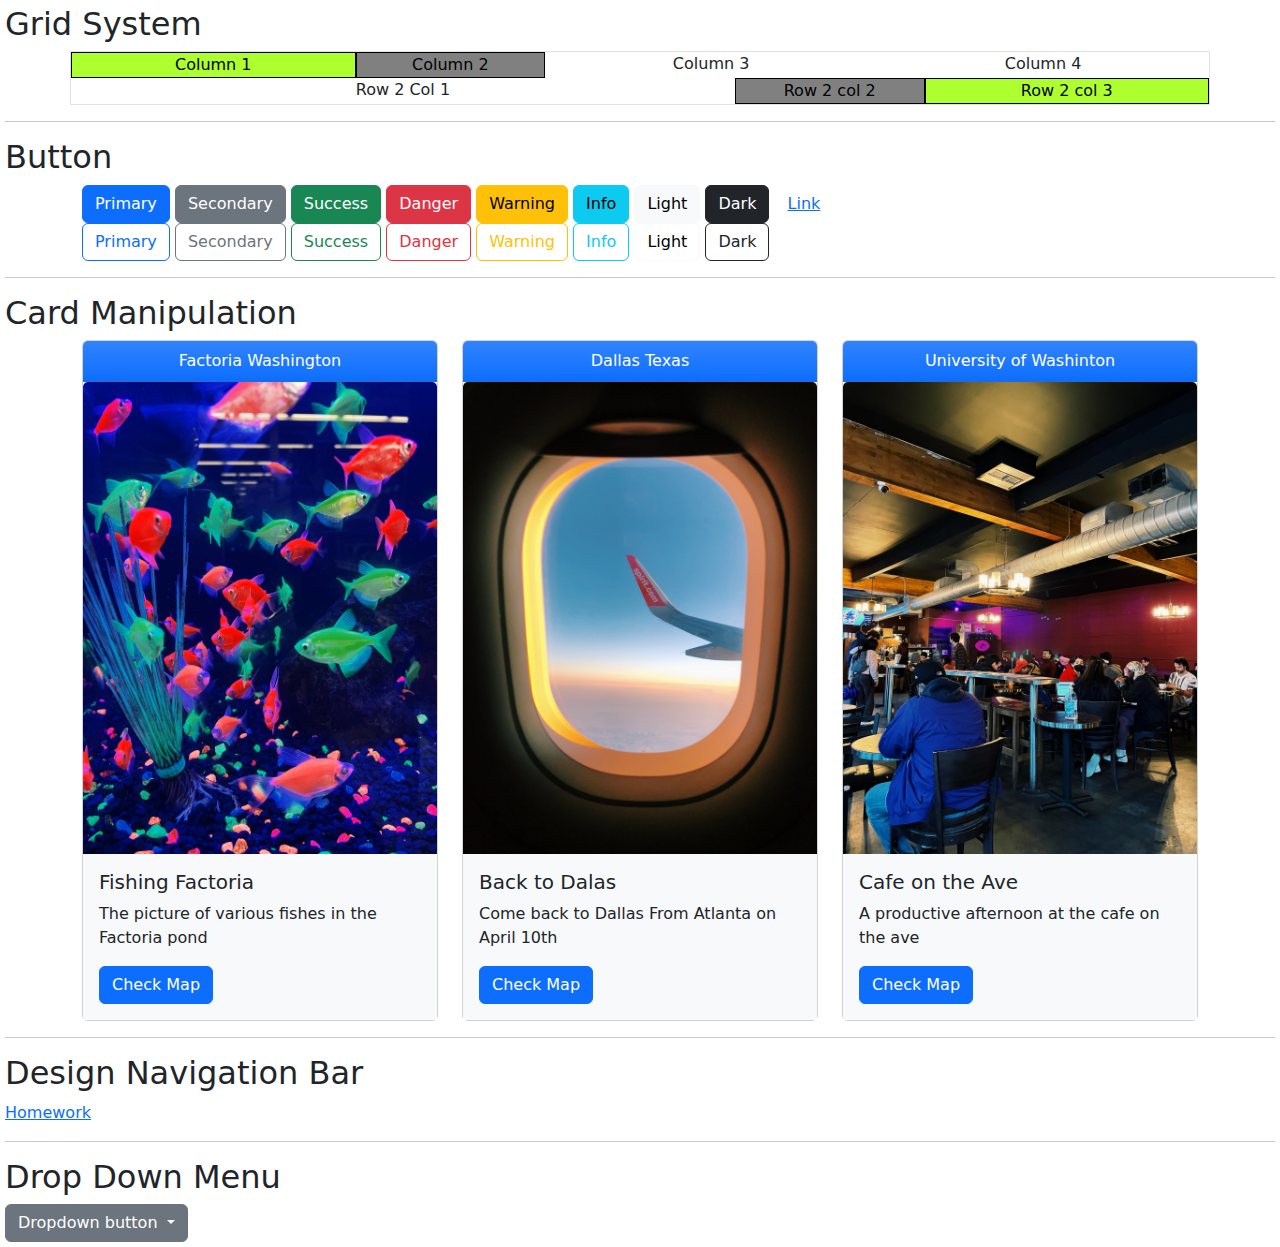
<file: Bootstrap/index.html>
<!DOCTYPE html>
<html lang="en">
<head>
    <meta charset="UTF-8">
    <meta http-equiv="X-UA-Compatible" content="IE=edge">
    <meta name="viewport" content="width=device-width, initial-scale=1.0">
    <title>Document</title>
    <link rel="stylesheet" href="css/bootstrap.css">
    <link rel="stylesheet" href="style.css">
    <script src="./js/bootstrap.bundle.min.js"></script>
</head>
<body>
    <h2>Grid System</h2>
    <div class="container-md border text-center">
        <div class="row">
            <div class="col-3">
                Column 1
            </div>
            <div class="col-2">
                Column 2
            </div>
            <div class="col">
                Column 3
            </div>
            <div class="col">
                Column 4
            </div>
        </div>
        <div class="row">
            <div class="col">
                Row 2 Col 1
            </div>
            <div class="col-2">
                Row 2 col 2
            </div>
            <div = class="col-3">
                Row 2 col 3
            </div>
        </div>
    </div>
    <hr>
    <h2>Button</h2>
    <div class="container">
        <button type="button" class="btn btn-primary">Primary</button>
        <button type="button" class="btn btn-secondary">Secondary</button>
        <button type="button" class="btn btn-success">Success</button>
        <button type="button" class="btn btn-danger">Danger</button>
        <button type="button" class="btn btn-warning">Warning</button>
        <button type="button" class="btn btn-info">Info</button>
        <button type="button" class="btn btn-light">Light</button>
        <button type="button" class="btn btn-dark">Dark</button>

        <button type="button" class="btn btn-link">Link</button>
    </div>
    <div class="container">
        <button type="button" class="btn btn-outline-primary">Primary</button>
        <button type="button" class="btn btn-outline-secondary">Secondary</button>
        <button type="button" class="btn btn-outline-success">Success</button>
        <button type="button" class="btn btn-outline-danger">Danger</button>
        <button type="button" class="btn btn-outline-warning">Warning</button>
        <button type="button" class="btn btn-outline-info">Info</button>
        <button type="button" class="btn btn-outline-light">Light</button>
        <button type="button" class="btn btn-outline-dark">Dark</button>
    </div>
    <hr>
    <h2>Card Manipulation</h2>
    <div class="container">
        <div class="row">
            <div class="col">
                <div class="card">
                    <div class="card-header text-center bg-primary bg-gradient text-white">Factoria Washington</div>
                    <img src="./Asset/Fish.jpeg" alt="Fishing" class="card-img-top">
                    <div class="card-body bg-light text-dark">
                        <h5 class="card-title">Fishing Factoria</h5>
                        <p class="card-text">The picture of various fishes in the 
                            Factoria pond
                        </p>
                        <button type="button" class="btn btn-primary">Check Map</button>
                    </div>
                </div>
            </div>
            <div class="col">
                <div class="card">
                    <div class="card-header text-center bg-primary bg-gradient text-white">Dallas Texas</div>
                    <img src="./Asset/Flight.jpeg" alt="Alanta" class="card-img-top">
                    <div class="card-body bg-light text-dark">
                        <h5 class="card-title">Back to Dalas</h5>
                        <p class="card-text">Come back to Dallas From Atlanta on April 10th</p>
                        <button type="button" class="btn btn-primary">Check Map</button>
                    </div>
                </div>
            </div>
            <div class="col">
                <div class="card">
                    <div class="card-header text-center bg-primary bg-gradient text-white">University of Washinton</div>
                    <img src="./Asset/Cafe.jpeg" alt="Cafe" class="card-img-top">
                    <div class="card-body bg-light text-dark">
                        <h5 class="card-title">
                            Cafe on the Ave
                        </h5>
                        <p class="card-text">A productive afternoon at the cafe on the ave</p>
                        <button type="button" class="btn btn-primary">Check Map</button>
                    </div>
                </div>
            </div>
        </div>
    </div>
    <hr>
    <h2>Design Navigation Bar</h2>
    <a href="./pages/register.html" target="_blank">Homework</a>
    <hr>
    <h2>Drop Down Menu</h2>
    <div class="dropdown">
        <button class="btn btn-secondary dropdown-toggle" type="button" data-bs-toggle="dropdown" aria-expanded="false">
          Dropdown button
        </button>
        <ul class="dropdown-menu">
          <li><a class="dropdown-item" href="#">Action</a></li>
          <li><a class="dropdown-item" href="#">Another action</a></li>
          <li><a class="dropdown-item" href="#">Something else here</a></li>
        </ul>
    </div>

</body>
</html>
</file>
<file: Bootstrap/style.css>
.col-3 { 
    background-color: greenyellow;
    color: black; 
    border: solid 1px ;
}

.col-2 {
    background-color: gray;
    color: black; 
    border: solid 1px ;
} 
button.btn-outline-light { 
    color: black;
}

.card { 
    width: 100%;
    padding: 0px;
}

body { 
    margin: 5px;
}
</file>
